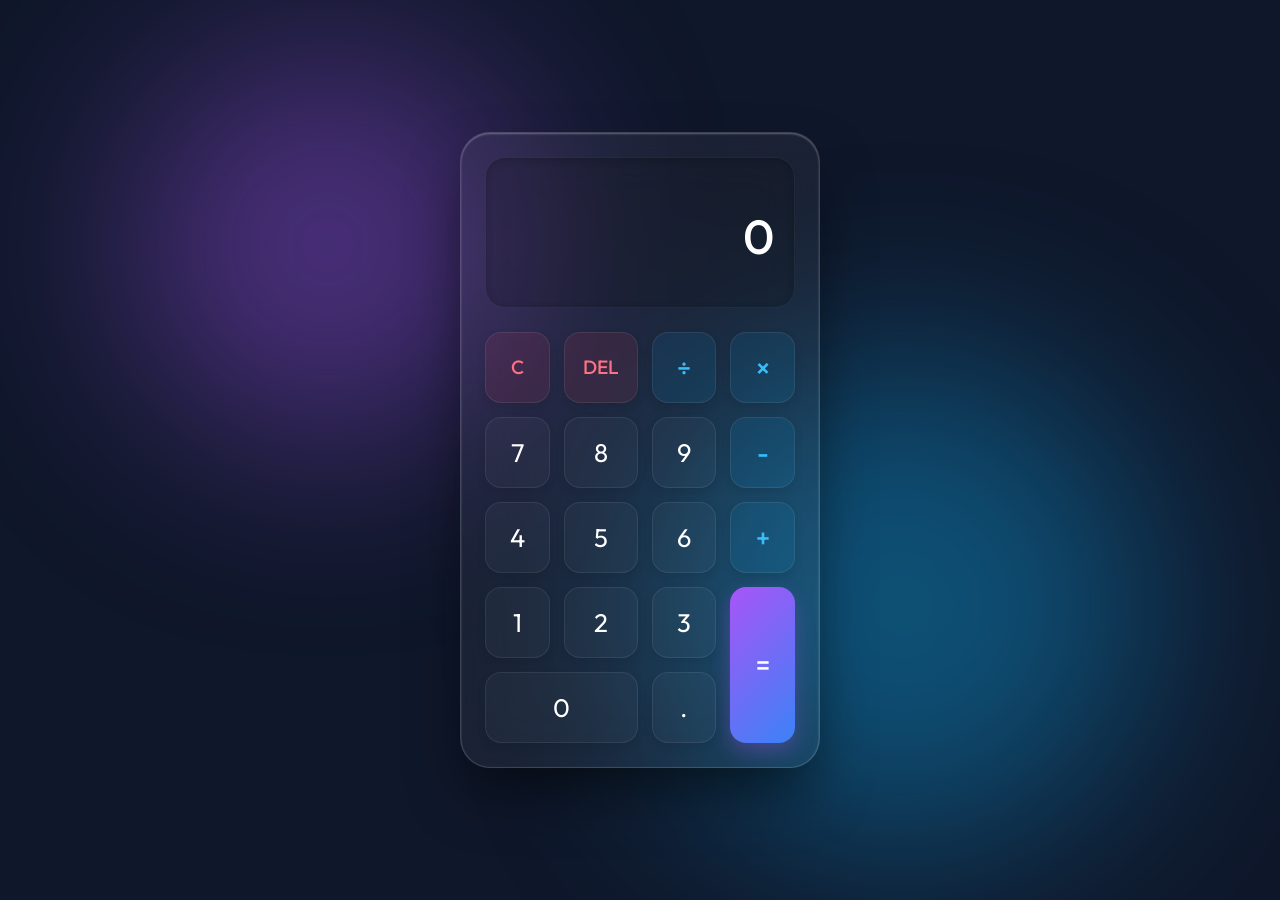
<file: Calculator/index.html>
<!DOCTYPE html>
<html lang="en">
<head>
    <meta charset="UTF-8">
    <meta name="viewport" content="width=device-width, initial-scale=1.0">
    <title>Modern Calculator</title>
    <link rel="stylesheet" href="style.css">
    <link href="https://fonts.googleapis.com/css2?family=Outfit:wght@300;400;500;600&display=swap" rel="stylesheet">
</head>
<body>
    <div class="calculator">
        <div class="display">
            <div class="previous-operand" id="previous-operand"></div>
            <div class="current-operand" id="current-operand">0</div>
            <div class="live-preview" id="live-preview"></div>
        </div>
        <div class="keypad">
            <button class="btn btn-action" data-action="clear">C</button>
            <button class="btn btn-action" data-action="delete">DEL</button>
            <button class="btn btn-operator" data-action="operator">÷</button>
            <button class="btn btn-operator" data-action="operator">×</button>
            <button class="btn btn-number" data-number="7">7</button>
            <button class="btn btn-number" data-number="8">8</button>
            <button class="btn btn-number" data-number="9">9</button>
            <button class="btn btn-operator" data-action="operator">-</button>
            <button class="btn btn-number" data-number="4">4</button>
            <button class="btn btn-number" data-number="5">5</button>
            <button class="btn btn-number" data-number="6">6</button>
            <button class="btn btn-operator" data-action="operator">+</button>
            <button class="btn btn-number" data-number="1">1</button>
            <button class="btn btn-number" data-number="2">2</button>
            <button class="btn btn-number" data-number="3">3</button>
            <button class="btn btn-equals" data-action="calculate">=</button>
            <button class="btn btn-number btn-zero" data-number="0">0</button>
            <button class="btn btn-number" data-number=".">.</button>
        </div>
    </div>
    <script src="script.js"></script>
</body>
</html>
</file>
<file: Calculator/style.css>
* {
    box-sizing: border-box;
    margin: 0;
    padding: 0;
    font-family: 'Outfit', sans-serif;
}

body {
    display: flex;
    justify-content: center;
    align-items: center;
    min-height: 100vh;
    background: #0f172a;
    position: relative;
    overflow: hidden;
    padding: 20px;
}

/* Beautiful Animated Background Orbs */
body::before, body::after {
    content: '';
    position: absolute;
    width: 400px;
    height: 400px;
    border-radius: 50%;
    filter: blur(100px);
    z-index: -1;
    animation: float 12s infinite ease-in-out alternate;
}

body::before {
    background: rgba(168, 85, 247, 0.4); /* Purple */
    top: 5%;
    left: 10%;
}

body::after {
    background: rgba(14, 165, 233, 0.4); /* Blue */
    bottom: 5%;
    right: 10%;
    animation-delay: -6s;
    width: 500px;
    height: 500px;
}

@keyframes float {
    0% { transform: translate(0, 0) scale(1); }
    100% { transform: translate(100px, 100px) scale(1.2); }
}

.calculator {
    width: 100%;
    max-width: 360px;
    background: rgba(255, 255, 255, 0.05);
    backdrop-filter: blur(30px);
    -webkit-backdrop-filter: blur(30px);
    border-radius: 30px;
    box-shadow: 0 30px 60px -12px rgba(0, 0, 0, 0.6), 
                inset 0 1px 2px rgba(255, 255, 255, 0.3);
    overflow: hidden;
    padding: 24px;
    border: 1px solid rgba(255, 255, 255, 0.15);
    z-index: 10;
}

.display {
    text-align: right;
    margin-bottom: 24px;
    padding: 24px 20px 16px;
    background: rgba(0, 0, 0, 0.15);
    border-radius: 20px;
    box-shadow: inset 0 2px 10px rgba(0,0,0,0.2);
    min-height: 140px;
    display: flex;
    flex-direction: column;
    justify-content: flex-end;
    word-wrap: break-word;
    word-break: break-all;
    border: 1px solid rgba(255, 255, 255, 0.05);
}

.previous-operand {
    color: rgba(255, 255, 255, 0.5);
    font-size: 1.1rem;
    min-height: 24px;
    margin-bottom: 4px;
    font-weight: 300;
}

.current-operand {
    color: white;
    font-size: 3rem;
    font-weight: 500;
    line-height: 1.1;
    transform-origin: right center;
    transition: transform 0.3s ease, opacity 0.3s ease;
}

.result-pop {
    animation: popIn 0.4s cubic-bezier(0.175, 0.885, 0.32, 1.275) forwards;
}

@keyframes popIn {
    0% { transform: scale(0.7); opacity: 0.5; }
    50% { transform: scale(1.1); opacity: 1; }
    100% { transform: scale(1); opacity: 1; }
}

.live-preview {
    color: rgba(255, 255, 255, 0.3);
    font-size: 1.2rem;
    min-height: 24px;
    margin-top: 4px;
    font-weight: 400;
}

.keypad {
    display: grid;
    grid-template-columns: repeat(4, 1fr);
    gap: 14px;
}

.btn {
    border: none;
    outline: none;
    background: rgba(255, 255, 255, 0.03);
    color: white;
    font-size: 1.6rem;
    font-weight: 400;
    padding: 18px;
    border-radius: 16px;
    cursor: pointer;
    transition: all 0.3s cubic-bezier(0.25, 0.8, 0.25, 1);
    display: flex;
    justify-content: center;
    align-items: center;
    box-shadow: 0 4px 10px rgba(0, 0, 0, 0.1);
    border: 1px solid rgba(255, 255, 255, 0.08);
    user-select: none;
}

.btn:hover {
    background: rgba(255, 255, 255, 0.1);
    transform: translateY(-2px);
    box-shadow: 0 8px 15px rgba(0, 0, 0, 0.2);
}

/* Clicking animation */
.btn:active {
    transform: scale(0.92);
    box-shadow: 0 2px 5px rgba(0, 0, 0, 0.1);
    background: rgba(255, 255, 255, 0.15);
}

.btn.active-keyboard {
    transform: scale(0.92);
    background: rgba(255, 255, 255, 0.15);
    transition: all 0.1s;
}

.btn-operator {
    background: rgba(14, 165, 233, 0.1);
    color: #38bdf8;
    font-weight: 500;
}

.btn-operator:hover {
    background: rgba(14, 165, 233, 0.2);
}

.btn-action {
    background: rgba(244, 63, 94, 0.1);
    color: #fb7185;
    font-size: 1.2rem;
    font-weight: 500;
}

.btn-action:hover {
    background: rgba(244, 63, 94, 0.2);
}

.btn-equals {
    grid-row: span 2;
    background: linear-gradient(135deg, #a855f7, #3b82f6);
    color: white;
    font-weight: 500;
    box-shadow: 0 8px 20px rgba(168, 85, 247, 0.3);
    border: none;
}

.btn-equals:hover {
    background: linear-gradient(135deg, #c084fc, #60a5fa);
    box-shadow: 0 12px 25px rgba(168, 85, 247, 0.5);
}

.btn-equals:active {
    box-shadow: 0 4px 10px rgba(168, 85, 247, 0.3);
}

.btn-zero {
    grid-column: span 2;
}

@media (max-width: 400px) {
    .calculator {
        padding: 20px;
        border-radius: 24px;
    }
    .btn {
        padding: 14px;
        font-size: 1.4rem;
        border-radius: 14px;
    }
    .current-operand {
        font-size: 2.5rem;
    }
}
</file>
